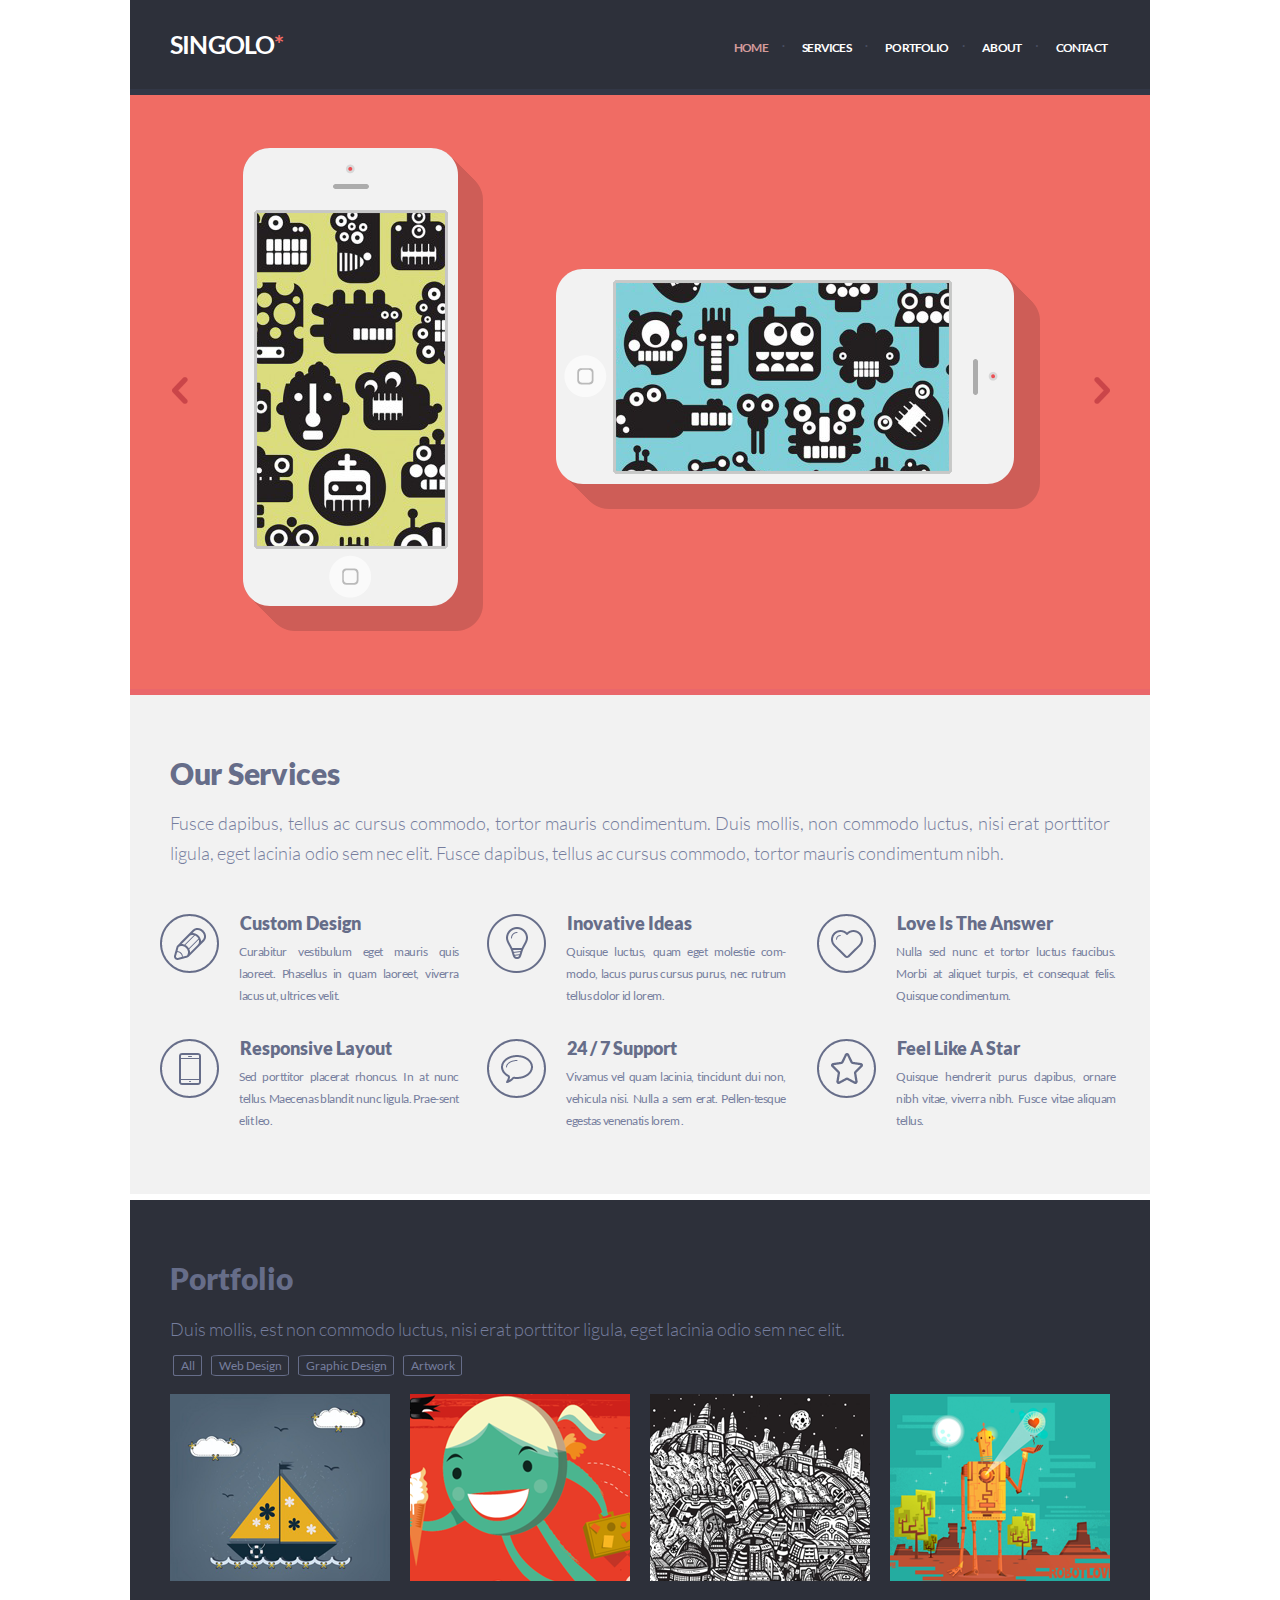
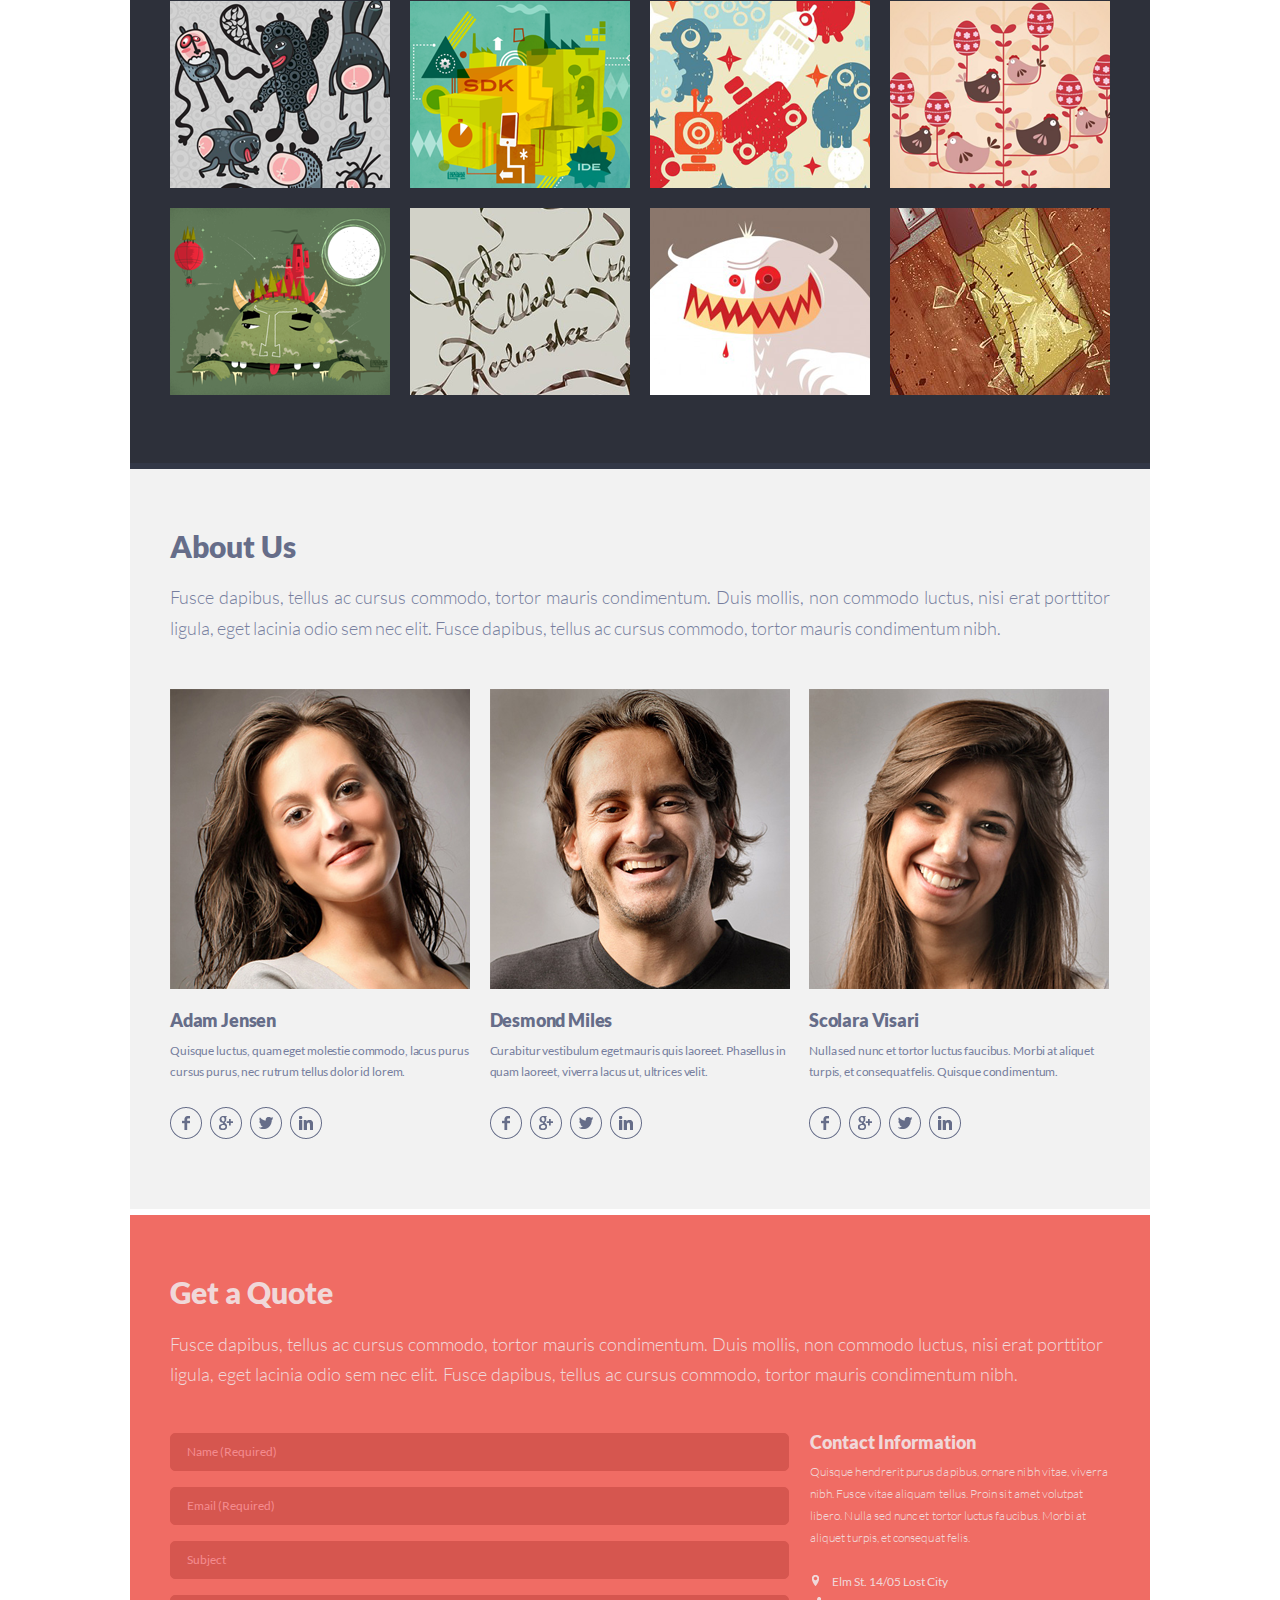
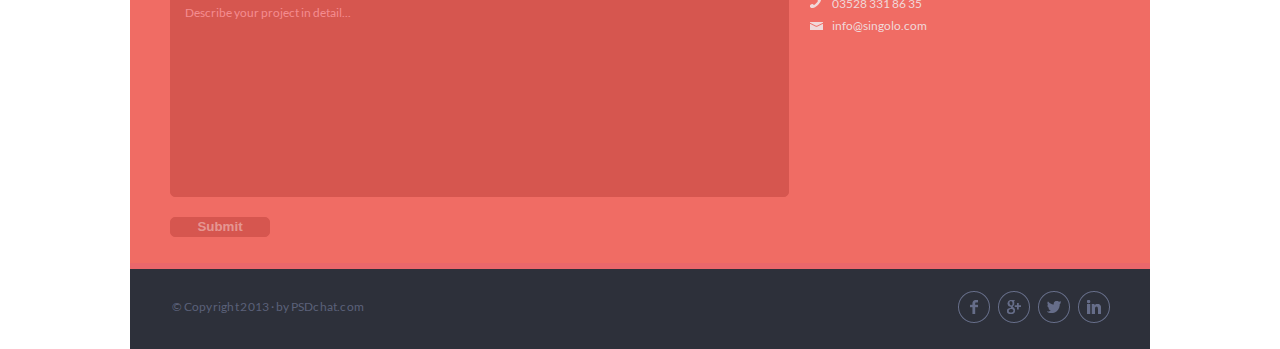
<file: index.html>
<!DOCTYPE html>
<html lang="en">
<head>
    <meta charset="UTF-8">
    <meta name="viewport" content="width=device-width, initial-scale=1.0">
    <link rel="stylesheet" href="./style.css">
    <link rel="stylesheet" href="./media.css">
    <title>Singolo</title>
</head>
<body>
    <div class="wrapper">
        
        <div class="container">
            <header class="header">

                <div class="dropdown">
                   <div class="dropdown_head">
                    <img class="dropdown_img" src="./assets/Slice 4.png" alt="" width="30px" height="30px"> 
                   
                   </div>
                    <div class="dropdown_child">
                     <a href="#home__id" class="active nav__link">home</a>
                     <div class="nav__dot">·</div>
                     <a href="#services__id" class="nav__link">services</a>
                     <div class="nav__dot">·</div>    
                     <a href="#portfolio__id" class="nav__link">portfolio</a>
                     <div class="nav__dot">·</div>  
                     <a href="#about__id" class="nav__link">about</a>
                     <div class="nav__dot">·</div>
                     <a href="#contact__id" class="nav__link">contact</a>
                    </div>
                    
                </div>

                
                <h1 class="h__1"><a href = "#" class="intro">SINGOLO</a>*</h1>


               


                <nav id="menu" class="navigation">
                    <a href="#home__id" class="active nav__link">home</a>
                    <div class="nav__dot">·</div>
                    <a href="#services__id" class="nav__link">services</a>
                    <div class="nav__dot">·</div>    
                    <a href="#portfolio__id" class="nav__link">portfolio</a>
                    <div class="nav__dot">·</div>  
                    <a href="#about__id" class="nav__link">about</a>
                    <div class="nav__dot">·</div>
                    <a href="#contact__id" class="nav__link">contact</a>
                </nav>
            
            </header>

            <div class="slider">
                <div class="chev">

                    <div id="second__slide" class="show"> <img class="blue__slide" src="./assets/Slider.png" alt="slider"></div>

                    <a href="#" id="chevL" class="chev__left"><img src="./assets/chevLeft.png" alt="chev"></a>
                   
                    

                    <div id="phones" class="iphones">


                        <div id="vertical__iphone" class="iphone__vertical">
                            <div class="square_v">
                            </div>
                            <img id="black__v" class="black__vertical" src="./assets/black.jpg" alt="black">
                            <img class="phone__vertical" src="./assets/iPhone_Vertical.png" alt="iphone"></div>
                    
                        <div id="horisontal__iphone" class="iphone__horisontal">
                            <img id="black__h" class="black__horisontal" src="./assets/black.jpg" alt="black" width="333" height="189" >
                            <img class="phone__horisotal" src="./assets/iPhone_Horizontal.png" alt="iphone"></div>
                    </div>

                    <a href="#" id="chevR" class="chev__right"><img src="./assets/chevRight.png" alt="chev"></a>
                    
                </div>
                
               
        </div>



        <div class="services__back">
            <div id="services__id" class="services">
                <h2>Our Services</h2>
                <p class="paragraph">Fusce dapibus, tellus ac cursus commodo, tortor mauris condimentum.  Duis mollis, non commodo luctus, nisi erat porttitor ligula, eget lacinia odio sem nec elit.  Fusce dapibus, tellus ac cursus commodo, tortor mauris condimentum nibh.</p>
                
                <div class="services_container">
                    <div class="services__list">
    
    
                        <div class="services__item">
                            <img class="services__icon" src="./assets/section/pen.png" alt="pen">
                            <div class="services__title_text">
                                <div class="services__title">Custom Design</div>
                                <div class="services__text">Curabitur vestibulum eget mauris quis laoreet. Phasellus in quam laoreet, viverra lacus ut, ultrices velit.</div>
                            </div>
                        </div>
        
        
                        <div class="services__item second__item">
                            <img class="services__icon" src="./assets/section/bulb.png" alt="">
                            <div class="services__title_text">
                                <div class="services__title">Inovative Ideas</div>
                                <div class="services__text">Quisque luctus, quam eget molestie com-modo, lacus purus cursus purus, nec rutrum tellus dolor id lorem.</div>
                            </div>
                        </div>
        
        
                        <div class="services__item">
                            <img class="services__icon" src="./assets/section/heart.png" alt="">
                            <div class="services__title_text">
                                <div class="services__title">Love Is The Answer</div>
                                <div class="services__text">Nulla sed nunc et tortor luctus faucibus. Morbi at aliquet turpis, et consequat felis. Quisque condimentum.</div>
                            </div>
                        </div>
                    
        
        
        
        
                    
        
        
                        <div class="services__item">
                            <img class="services__icon" src="./assets/section/phone.png" alt="">
                            <div class="services__title_text">
                                <div class="services__title">Responsive Layout</div>
                                <div class="services__text">Sed porttitor placerat rhoncus. In at nunc tellus. Maecenas blandit nunc ligula. Prae-sent elit leo.</div>
                            </div>
                        </div>
        
        
                        <div class="services__item second__item">
                            <img class="services__icon" src="./assets/section/speach.png" alt="">
                            <div class="services__title_text">
                                <div class="services__title">24 / 7 Support</div>
                                <div class="services__text">Vivamus vel quam lacinia, tincidunt dui non, vehicula nisi. Nulla a sem erat. Pellen-tesque egestas venenatis lorem .</div>
                            </div>
                        </div>
        
        
                        <div class="services__item third__item">
                            <img class="services__icon" src="./assets/section/star.png" alt="">
                            <div class="services__title_text">
                                <div class="services__title">Feel Like A Star</div>
                                <div class="services__text">Quisque hendrerit purus dapibus, ornare nibh vitae, viverra nibh. Fusce vitae aliquam tellus.</div>
                            </div>
                        </div>
                    </div>
                </div>
               
    
    
            </div>
        </div>
       

        

    </div>
   

<!--singolo 2-->


<div class="container__2">
    <div class="portfolio__back">
        <div id="portfolio__id" class="portfolio">
            <h1 class="h1__2">Portfolio</h1>
            <p class="paragraph__2">
                Duis mollis, est non commodo luctus, nisi erat porttitor ligula, eget lacinia odio sem nec elit.
            </p>

            <nav id="navigation__2__id" class="navigation__2">
                <a class="nav__link__2" href="#pictures__id">All</a>
                <a class="nav__link__2" href="#pictures__id">Web Design</a>
                <a class="nav__link__2" href="#pictures__id">Graphic Design</a>
                <a class="nav__link__2" href="#pictures__id">Artwork</a>

            </nav>

            <div id="pictures__id" class="pictures">
                <img class="pic" src="./assets/singolo2/1.png" alt="1">
                <img class="pic" src="./assets/singolo2/2.png" alt="2">
                <img class="pic" src="./assets/singolo2/3.png" alt="3">
                <img class="pic" src="./assets/singolo2/4.png" alt="4">
                <img class="pic" src="./assets/singolo2/5.png" alt="5">
                <img class="pic" src="./assets/singolo2/6.png" alt="6">
                <img class="pic" src="./assets/singolo2/7.png" alt="7">
                <img class="pic" src="./assets/singolo2/8.png" alt="8">
                <img class="pic" src="./assets/singolo2/9.png" alt="9">
                <img class="pic" src="./assets/singolo2/10.png" alt="10">
                <img class="pic" src="./assets/singolo2/11.png" alt="11">
                <img class="pic" src="./assets/singolo2/12.png" alt="12">
            </div>


        </div>
    </div>
   
    <div class="about__back">
        <div id="about__id" class="about">
            <h1 class="h1__4">About Us</h1>

            <p class="paragraph__3">Fusce dapibus, tellus ac cursus commodo, tortor mauris condimentum. Duis mollis, non commodo luctus, nisi erat porttitor ligula, eget lacinia odio sem nec elit. Fusce dapibus, tellus ac cursus commodo, tortor mauris condimentum nibh.
            </p>
            <div class="people">


                <div class="person__card">
                    <img class="person_avatar" src="./assets/singolo2/girl1.png" alt="girl1">
                    <div class="person">
                        <div class="person__name">Adam Jensen</div> 
                        <div class="person__text">Quisque luctus, quam eget molestie commodo, lacus purus cursus purus, nec rutrum tellus dolor id lorem.</div>
                        <div class="social__icons">
                         <img class="social__icon" src="./assets/singolo2/facebook.png" alt="facebook">
                         <img class="social__icon" src="./assets/singolo2/google.png" alt="google">
                         <img class="social__icon" src="./assets/singolo2/twitter.png" alt="twitter">
                         <img class="social__icon" src="./assets/singolo2/linked.png" alt="linked">
                     </div>
                     </div>
                </div>


                <div class="person__card">
                    <img class="person_avatar" src="./assets/singolo2/guy.png" alt="guy">
                    <div class="person">
                        <div class="person__name">Desmond Miles</div> 
                       <div class="person__text">Curabitur vestibulum eget mauris quis laoreet. Phasellus in quam laoreet, viverra lacus ut, ultrices velit.</div>
                       <div class="social__icons">
                        <img class="social__icon" src="./assets/singolo2/facebook.png" alt="facebook">
                        <img class="social__icon" src="./assets/singolo2/google.png" alt="google">
                        <img class="social__icon" src="./assets/singolo2/twitter.png" alt="twitter">
                        <img class="social__icon" src="./assets/singolo2/linked.png" alt="linked">
                    </div>
                    </div>
                </div>


                <div class="person__card">
                    <img class="person_avatar" src="./assets/singolo2/girl2.png" alt="girl2">
                    <div class="person">
                        <div class="person__name">Scolara Visari</div> 
                       <div class="person__text">Nulla sed nunc et tortor luctus faucibus. Morbi at aliquet turpis, et consequat felis. Quisque condimentum.</div>
                       <div class="social__icons">
                        <img class="social__icon" src="./assets/singolo2/facebook.png" alt="facebook">
                        <img class="social__icon" src="./assets/singolo2/google.png" alt="google">
                        <img class="social__icon" src="./assets/singolo2/twitter.png" alt="twitter">
                        <img class="social__icon" src="./assets/singolo2/linked.png" alt="linked">
                    </div>
                    </div>
                </div>


                
               
                
               
            </div>
            
            
         </div>
    </div>
                
            
        </div>
    </div>
    
</div>

<!--singolo 3-->



<div class="container__3">
    <div class="back">
        <div id="contact__id" class="content">
               <!--MESSAGE BLOCK-->
            <div id="message__block" class="hidden">
                <div id="message">
                    <p>The letter was sent  <br>
                        <span id="result"></span> <br>
                        
                     </p>
                </div>
                <button id="ok__button">OK</button>
            </div>
                <!---->

            <div class="quote__title">
                <h1 class="h1__3">Get a Quote</h1>
            </div>
            <div class="quote">
                Fusce dapibus, tellus ac cursus commodo, tortor mauris condimentum. Duis mollis, non commodo luctus, nisi erat porttitor ligula, eget lacinia odio sem nec elit. Fusce dapibus, tellus ac cursus commodo, tortor mauris condimentum nibh.
            </div>


            <form action="" class="flex__container">
                <div class="input">
                    <input  class="input__1" required type="text" placeholder="Name (Required)">
                    <input class="input__1" required type="email" placeholder="Email (Required)">

                    <input id="subject" class="input__1" type="text" placeholder="Subject">
                    <textarea id="describe" name="input__last" placeholder="Describe your project in detail..." cols="30" rows="10"></textarea>
                   
                    <input id="btn" class="button" type="submit" value="Submit">
                    
              
                </div>
                
           
               

                <div class="contact">
                    <div class="contact__title">Contact Information</div>
                    <div class="contact__text">Quisque hendrerit purus dapibus, ornare nibh vitae, viverra nibh. Fusce vitae aliquam tellus. Proin sit amet volutpat libero. Nulla sed nunc et tortor luctus faucibus. Morbi at aliquet turpis, et consequat felis. </div>
                    
                    <div class="contact__interact">
                        <div class="contact__location"><img class="contact__icon__1" src="./assets/singolo3/location.png" alt="location">Elm St. 14/05 Lost City </div>
                        <div class="contact_phone"><a class="contact__link" href="tel:03528 331 86 35" target="blank"><img class="contact__icon__2" src="./assets/singolo3/phone.png" alt="phooone">03528 331 86 35</a></div>
                        <div class="contact__email"><a class="contact__link" href="mailto: info@singolo.com"> <img class="contact__icon__3" src="./assets/singolo3/mail.png" alt="mail"> info@singolo.com</a></div>
                    </div>
                    
                </div>

            </form>
            
           


        </div>
    </div>
</div>

    
<script src="index.js"></script>

</body>

<footer class="footer">
    <div class="footer__icons">
        <div class="copyright">© Copyright 2013 · by PSDchat.com</div>
        <div class="footer__social">
            <img class="footer__icon" src="./assets/singolo3/facebk.png" alt="facebook">
            <img class="footer__icon" src="./assets/singolo3/gogle.png" alt="google">
            <img class="footer__icon" src="./assets/singolo3/twi.png" alt="twitter">
            <img class="footer__icon" src="./assets/singolo3/linkedin.png" alt="linkedin">
        </div>
    </div>
    
</footer>

 

</html>
</file>
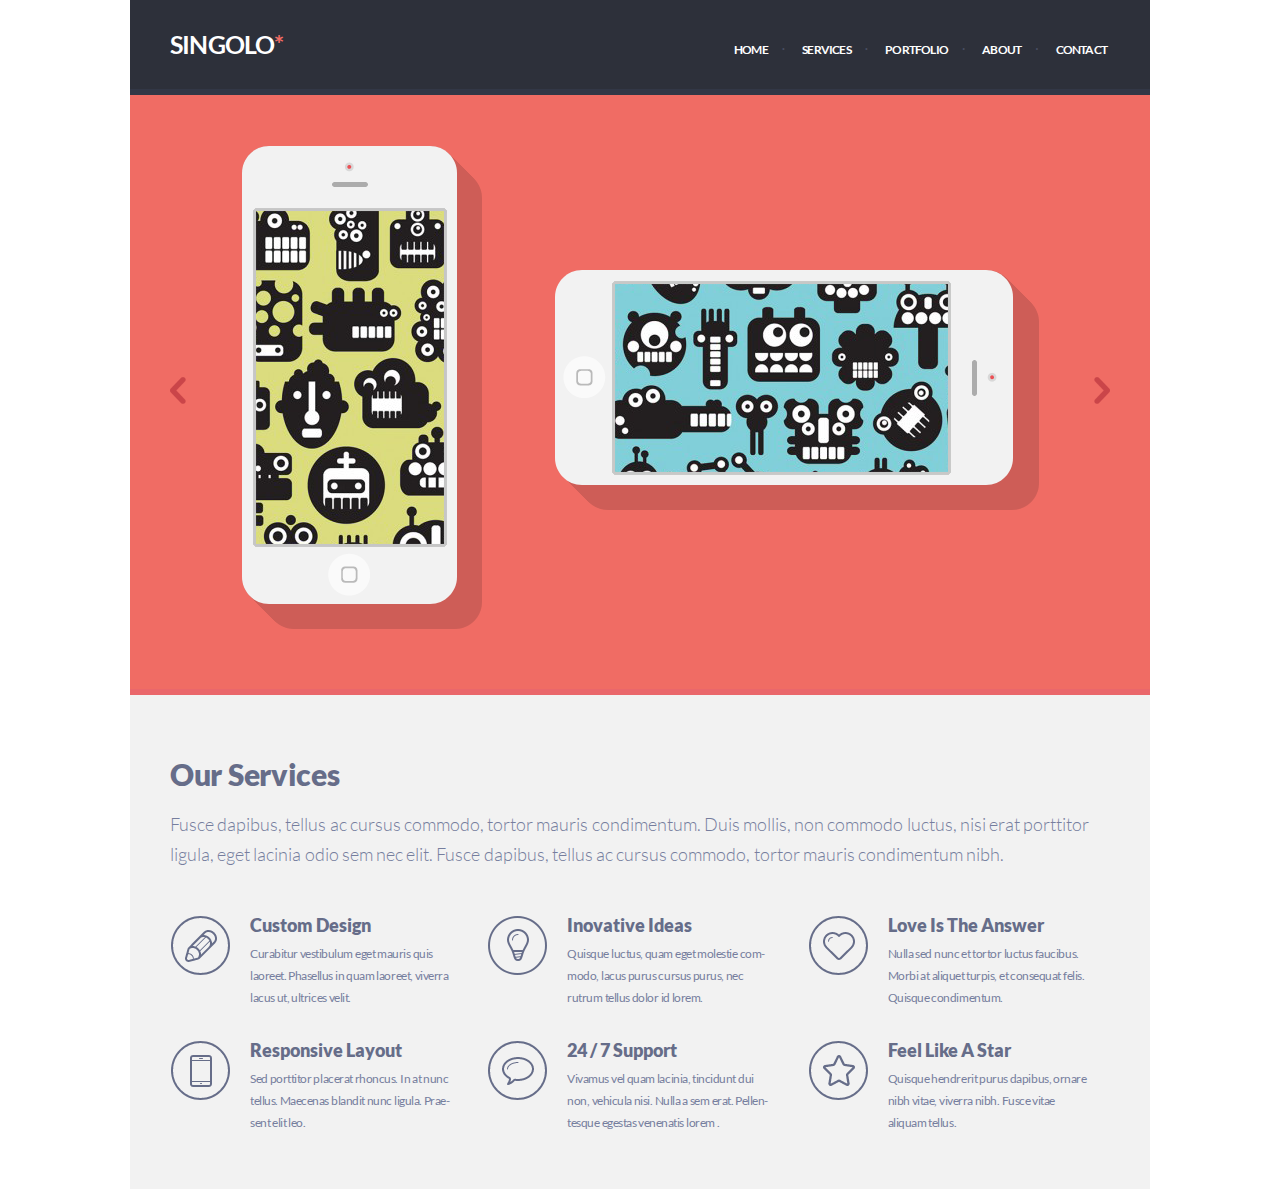
<file: singolo1.html>
<!DOCTYPE html>
<html lang="en">
<head>
    <meta charset="UTF-8">
    <meta name="viewport" content="width=device-width, initial-scale=1.0">
    <link rel="stylesheet" href="singolo1.css">
    <title>Singolo</title>
</head>
<body>
    <div class="wrapper">
        <div class="container">
            <header class="header">
                <h1><a href = "#" class="intro">SINGOLO</a>*</h1>
                <nav class="navigation">
                    <a href="#" class="nav__link">home</a>
                    <div class="nav__dot">·</div>
                    <a href="#" class="nav__link">services</a>
                    <div class="nav__dot">·</div>    
                    <a href="#" class="nav__link">portfolio</a>
                    <div class="nav__dot">·</div>  
                    <a href="#" class="nav__link">about</a>
                    <div class="nav__dot">·</div>
                    <a href="#" class="nav__link">contact</a>
                </nav>
            </header>

            <div class="slider">
                <div class="chev">
                    <a href="#" class="chev__left"><img src="assets/chevLeft.png" alt="chev"></a>
                    <div class="iphones">
                        <div class="iphone__vertical"><img src="assets/iPhone_Vertical.png" alt="iphone"></div>
                    
                        <div class="iphone__horisontal"><img src="assets/iPhone_Horizontal.png" alt="iphone"></div>
                    </div>
                    <a href="#" class="chev__right"><img src="assets/chevRight.png" alt="chev"></a>
                </div>
        </div>




        <div class="services">
            <h2>Our Services</h2>
            <p class="paragraph">Fusce dapibus, tellus ac cursus commodo, tortor mauris condimentum.  Duis mollis, non commodo luctus, nisi erat porttitor ligula, eget lacinia odio sem nec elit.  Fusce dapibus, tellus ac cursus commodo, tortor mauris condimentum nibh.</p>
            
            <div class="services__list">


                <div class="services__item">
                    <img class="services__icon" src="/assets/section/pen.png" alt="pen">
                    <div class="services__title_text">
                        <div class="services__title">Custom Design</div>
                        <div class="services__text">Curabitur vestibulum eget mauris quis laoreet. Phasellus in quam laoreet, viverra lacus ut, ultrices velit.</div>
                    </div>
                </div>


                <div class="services__item second__item">
                    <img class="services__icon" src="/assets/section/bulb.png" alt="">
                    <div class="services__title_text">
                        <div class="services__title">Inovative Ideas</div>
                        <div class="services__text">Quisque luctus, quam eget molestie com-modo, lacus purus cursus purus, nec rutrum tellus dolor id lorem.</div>
                    </div>
                </div>


                <div class="services__item">
                    <img class="services__icon" src="/assets/section/heart.png" alt="">
                    <div class="services__title_text">
                        <div class="services__title">Love Is The Answer</div>
                        <div class="services__text">Nulla sed nunc et tortor luctus faucibus. Morbi at aliquet turpis, et consequat felis. Quisque condimentum.</div>
                    </div>
                </div>
            </div>




            <div class="services__list second__list">


                <div class="services__item">
                    <img class="services__icon" src="/assets/section/phone.png" alt="">
                    <div class="services__title_text">
                        <div class="services__title">Responsive Layout</div>
                        <div class="services__text">Sed porttitor placerat rhoncus. In at nunc tellus. Maecenas blandit nunc ligula. Prae-sent elit leo.</div>
                    </div>
                </div>


                <div class="services__item second__item">
                    <img class="services__icon" src="/assets/section/speach.png" alt="">
                    <div class="services__title_text">
                        <div class="services__title">24 / 7 Support</div>
                        <div class="services__text">Vivamus vel quam lacinia, tincidunt dui non, vehicula nisi. Nulla a sem erat. Pellen-tesque egestas venenatis lorem .</div>
                    </div>
                </div>


                <div class="services__item third__item">
                    <img class="services__icon" src="/assets/section/star.png" alt="">
                    <div class="services__title_text">
                        <div class="services__title">Feel Like A Star</div>
                        <div class="services__text">Quisque hendrerit purus dapibus, ornare nibh vitae, viverra nibh. Fusce vitae aliquam tellus.</div>
                    </div>
                </div>
            </div>


        </div>

        

    </div>
   
</body>
</html>
</file>
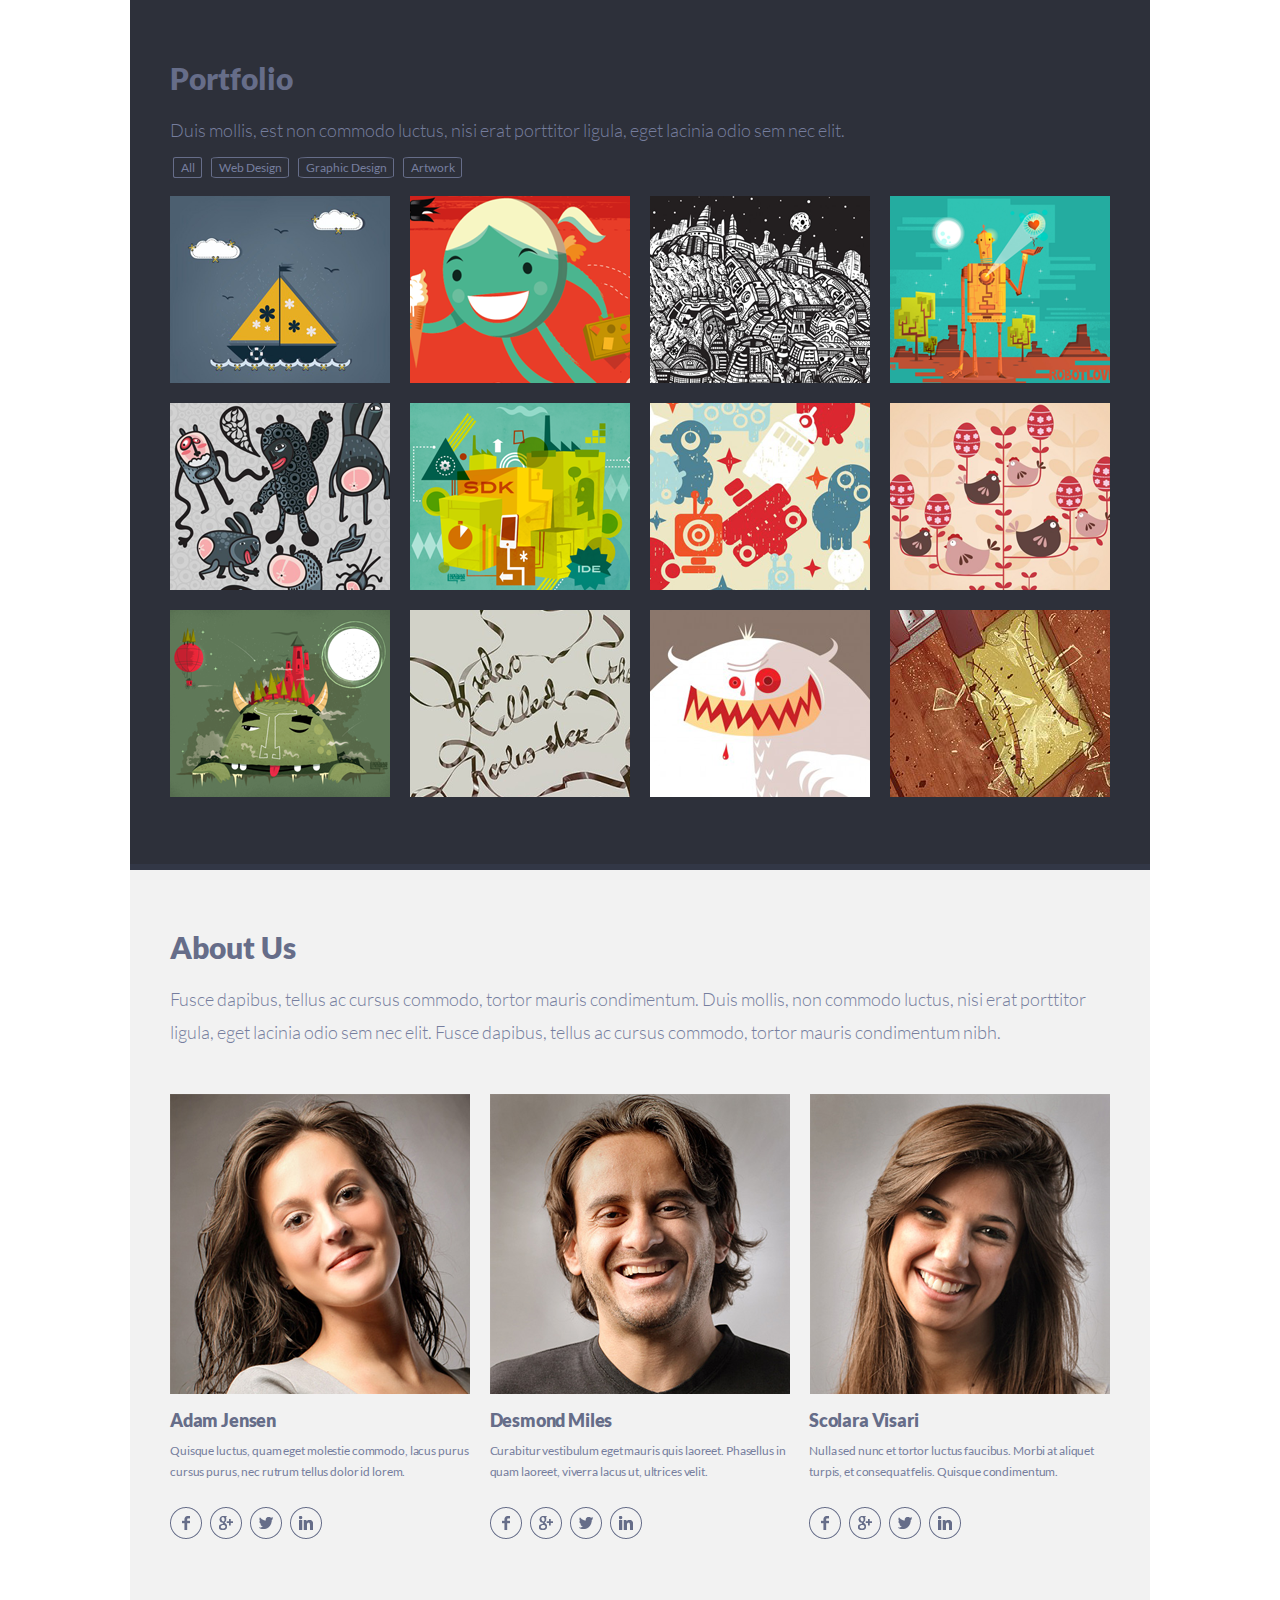
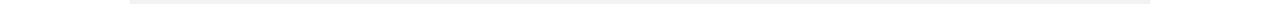
<file: singolo2.html>
<!DOCTYPE html>
<html lang="en">
<head>
    <meta charset="UTF-8">
    <meta name="viewport" content="width=device-width, initial-scale=1.0">
    <link rel="stylesheet" href="singolo2.css">
    <title>Singolo</title>
</head>
<body>
    <div class="container__2">
        <div class="portfolio__back">
            <div class="portfolio">
                <h1 class="h1__2">Portfolio</h1>
                <p class="paragraph__2">
                    Duis mollis, est non commodo luctus, nisi erat porttitor ligula, eget lacinia odio sem nec elit.
                </p>

                <nav class="navigation__2">
                    <a class="nav__link__2" href="#">All</a>
                    <a class="nav__link__2" href="#">Web Design</a>
                    <a class="nav__link__2" href="#">Graphic Design</a>
                    <a class="nav__link__2" href="#">Artwork</a>

                </nav>

                <div class="pictures">
                    <img class="pic" src="assets/singolo2/1.png" alt="1">
                    <img class="pic" src="assets/singolo2/2.png" alt="2">
                    <img class="pic" src="assets/singolo2/3.png" alt="3">
                    <img class="pic" src="assets/singolo2/4.png" alt="4">
                    <img class="pic" src="assets/singolo2/5.png" alt="5">
                    <img class="pic" src="assets/singolo2/6.png" alt="6">
                    <img class="pic" src="assets/singolo2/7.png" alt="7">
                    <img class="pic" src="assets/singolo2/8.png" alt="8">
                    <img class="pic" src="assets/singolo2/9.png" alt="9">
                    <img class="pic" src="assets/singolo2/10.png" alt="10">
                    <img class="pic" src="assets/singolo2/11.png" alt="11">
                    <img class="pic" src="assets/singolo2/12.png" alt="12">
                </div>


            </div>
        </div>
       
        <div class="about__back">
            <div class="about">
                <h1 class="h1__2">About Us</h1>

                <p class="paragraph__2 second__paragraph">Fusce dapibus, tellus ac cursus commodo, tortor mauris condimentum. Duis mollis, non commodo luctus, nisi erat porttitor ligula, eget lacinia odio sem nec elit. Fusce dapibus, tellus ac cursus commodo, tortor mauris condimentum nibh.
                </p>
                <div class="people">
                    <img src="assets/singolo2/girl1.png" alt="girl1">
                    <img src="assets/singolo2/guy.png" alt="guy">
                    <img src="assets/singolo2/girl2.png" alt="girl2">
                   
                </div>
                
                <div class="people__description">
                    <div class="person">
                       <div class="person__name">Adam Jensen</div> 
                       <div class="person__text">Quisque luctus, quam eget molestie commodo, lacus purus cursus purus, nec rutrum tellus dolor id lorem.</div>
                       <div class="social__icons">
                        <img class="social__icon" src="assets/singolo2/facebook.png" alt="facebook">
                        <img class="social__icon" src="assets/singolo2/google.png" alt="google">
                        <img class="social__icon" src="assets/singolo2/twitter.png" alt="twitter">
                        <img class="social__icon" src="assets/singolo2/linked.png" alt="linked">
                    </div>
                    </div>
                    <div class="person">
                        <div class="person__name">Desmond Miles</div> 
                       <div class="person__text">Curabitur vestibulum eget mauris quis laoreet. Phasellus in quam laoreet, viverra lacus ut, ultrices velit.</div>
                       <div class="social__icons">
                        <img class="social__icon" src="assets/singolo2/facebook.png" alt="facebook">
                        <img class="social__icon" src="assets/singolo2/google.png" alt="google">
                        <img class="social__icon" src="assets/singolo2/twitter.png" alt="twitter">
                        <img class="social__icon" src="assets/singolo2/linked.png" alt="linked">
                    </div>
                    </div>
                    <div class="person">
                        <div class="person__name">Scolara Visari</div> 
                       <div class="person__text">Nulla sed nunc et tortor luctus faucibus. Morbi at aliquet turpis, et consequat felis. Quisque condimentum.</div>
                       <div class="social__icons">
                        <img class="social__icon" src="assets/singolo2/facebook.png" alt="facebook">
                        <img class="social__icon" src="assets/singolo2/google.png" alt="google">
                        <img class="social__icon" src="assets/singolo2/twitter.png" alt="twitter">
                        <img class="social__icon" src="assets/singolo2/linked.png" alt="linked">
                    </div>
                    </div>
                </div>
             </div>
        </div>
                    
                
            </div>
        </div>
        
    </div>

    
</body>
</html>
</file>
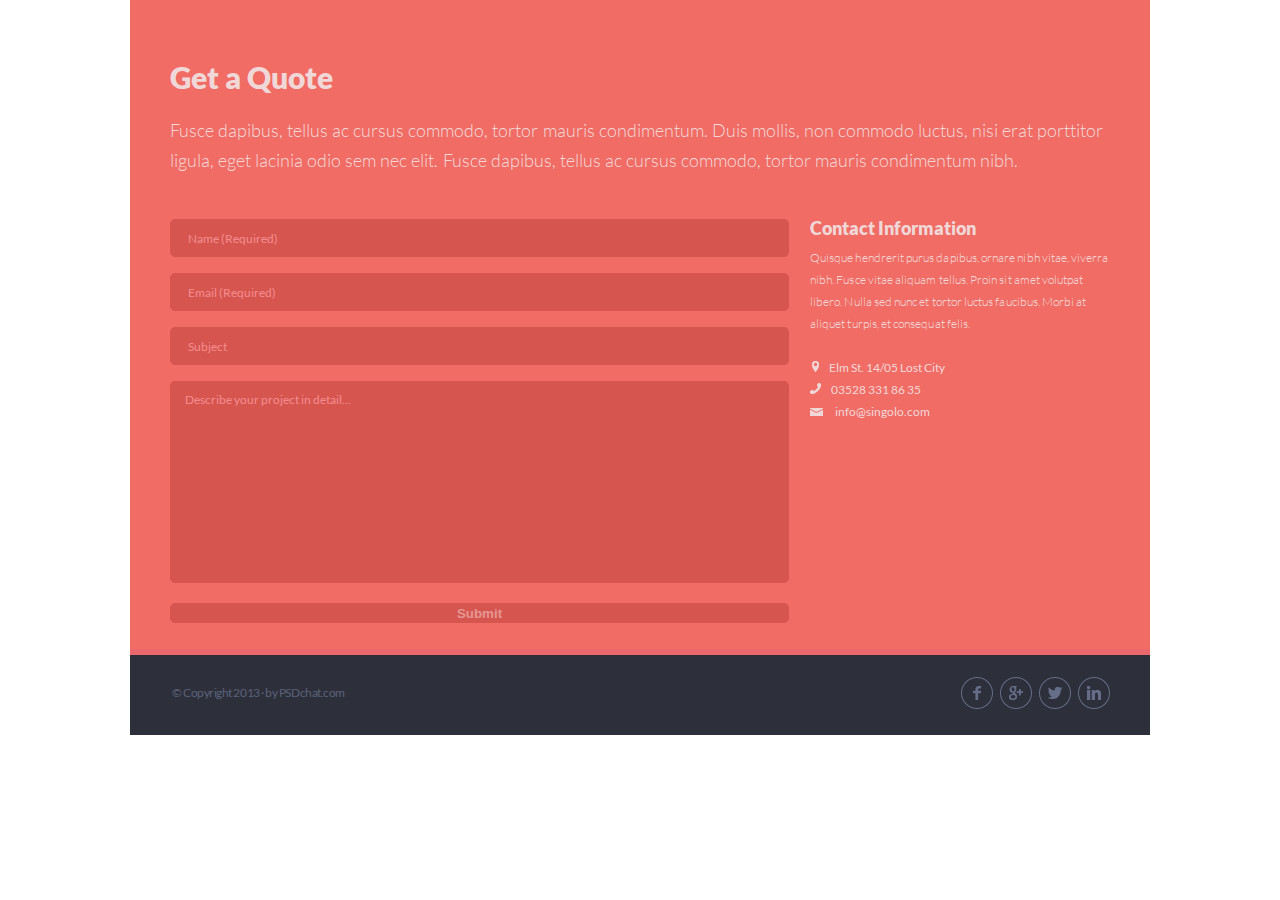
<file: singolo3.html>
<!DOCTYPE html>
<html lang="en">
<head>
    <meta charset="UTF-8">
    <meta name="viewport" content="width=device-width, initial-scale=1.0">
    <link rel="stylesheet" href="singolo3.css">
    <title>Singolo</title>
</head>
<body>
    <div class="container__3">
        <div class="back">
            <div class="content">
                <div class="quote__title">
                    <h1 class="h1__3">Get a Quote</h1>
                </div>
                <div class="quote">
                    Fusce dapibus, tellus ac cursus commodo, tortor mauris condimentum. Duis mollis, non commodo luctus, nisi erat porttitor ligula, eget lacinia odio sem nec elit. Fusce dapibus, tellus ac cursus commodo, tortor mauris condimentum nibh.
                </div>


                <div class="flex__container">
                    <div class="input">
                        <input class="input__1" required type="text" placeholder="Name (Required)">
                        <input class="input__1" required type="email" placeholder="Email (Required)">
                        <input class="input__1" type="text" placeholder="Subject">
                        <textarea name="input__last" id="input__last" placeholder="Describe your project in detail..." cols="30" rows="10"></textarea>
                        <input class="button" type="submit" value="Submit">
                    </div>

                    <div class="contact">
                        <div class="contact__title">Contact Information</div>
                        <div class="contact__text">Quisque hendrerit purus dapibus, ornare nibh vitae, viverra nibh. Fusce vitae aliquam tellus. Proin sit amet volutpat libero. Nulla sed nunc et tortor luctus faucibus. Morbi at aliquet turpis, et consequat felis. </div>
                        
                        <div class="contact__interact">
                            <div class="contact__location"><img class="contact__icon" src="assets/singolo3/location.png" alt="location">Elm St. 14/05 Lost City </div>
                            <div class="contact_phone"><a class="contact__link" href="tel:03528 331 86 35" target="blank"><img class="contact__icon" src="assets/singolo3/phone.png" alt="phooone">03528 331 86 35</a></div>
                            <div class="contact__email"><a class="contact__link" href="mailto: info@singolo.com"> <img class="contact__icon" src="assets/singolo3/mail.png" alt="mail"> info@singolo.com</a></div>
                        </div>
                        
                    </div>

                </div>
                
               

            </div>
        </div>
    </div>
</body> 

<footer class="footer">
    <div class="footer__icons">
        <div class="copyright">© Copyright 2013 · by PSDchat.com</div>
        <div class="footer__social">
            <img class="footer__icon" src="assets/singolo3/facebk.png" alt="facebook">
            <img class="footer__icon" src="assets/singolo3/gogle.png" alt="google">
            <img class="footer__icon" src="assets/singolo3/twi.png" alt="twitter">
            <img class="footer__icon" src="assets/singolo3/linkedin.png" alt="linkedin">
        </div>
    </div>
    
</footer>
</html>
</file>
<file: style.css>
@font-face {
    font-family: 'Lato';
    font-style: normal;
    font-weight: 700;
    src:  local('Lato-Bold'),
    url('./fonts/Lato-Bold.ttf') format('ttf'),
    url('./fonts/Lato-Bold.woff') format('woff'),
    url('./fonts/Lato-Bold.woff2') format('woff2');
}

@font-face {
    font-family: 'Lato';
    font-style: normal;
    font-weight: 900;
    src: local('Lato-Black'),
         url('./fonts/Lato-Black.ttf') format('ttf'), 
         url('./fonts/Lato-Black.woff') format('woff'),
         url('./fonts/Lato-Black.woff2') format('woff2');
  }
 
@font-face {
    font-family: 'Lato';
    font-style: normal;
    font-weight: 400;
    src:  local('Lato-Regular'),
         url('./fonts/Lato-Regular.ttf') format('ttf'), 
         url('./fonts/Lato-Regular.woff') format('woff'),
         url('./fonts/Lato-Regular.woff2') format('woff2');
}

@font-face {
    font-family: 'Lato';
    font-style: normal;
    font-weight: 300;
    src:  local('Lato-Light'),
         url('./fonts/Lato-Light.ttf') format('ttf'), 
         url('./fonts/Lato-Light.woff') format('woff'),
         url('./fonts/Lato-Light.woff2') format('woff2');
}

/*.wrapper {
    background-color: #2d303a;
}
*/

html {
    scroll-behavior: smooth;
  }

body {
    margin: 0;
  }


/* Header */

.container {
    width: 100%;
    max-width: 1020px;
    margin: 0 auto;
    
}

.header__back {
    background-color: #2d303a ;
}


.intro {
    text-decoration: none;
    color: #ffffff;
    letter-spacing: -.05rem;
}

.h__1 {
    color: #f06c64;
    font-family: 'Lato', sans-serif;
    font-size: 25px;
    font-weight: 700;
    line-height: 6.32px;
    text-transform: uppercase;
    margin: 35px 40px;
}

.h__1:hover{
    cursor: pointer;
}


.header {
    display: flex;
    justify-content: space-between;
    background-color: #2d303a;
    align-items: center;
    height: 89px;
    border-bottom: 6px solid rgb(50, 55, 70);

}

.dropdown {
    display: none;
}

.navigation {
    display: flex;
    list-style-type: none;
    justify-content: space-between;
    align-items: center;
    margin: 45px 30px 40px;
}


.nav__link {
    color: #ffffff;
    text-decoration: none;
    font-family: 'Lato', sans-serif;
    font-size: 12px;
    font-weight: 700;
    text-transform: uppercase;
    margin: 0px 13px 0px 16px;
    letter-spacing: -.05rem;
    
}


.nav__dot {
    color: #494e62;
}





.nav__link.active {
   
    color: #d39b9b;
}

.nav__link:not(active):hover{
    cursor: pointer;
    color: #f06c64;
    transition: linear 0.3s;
}

/* Slider */

.slider {
    width: 100%;
    height: 594px;
    background-color: #f06c64;
    display: flex;
    overflow: hidden;
    border-bottom: 6px solid #EA676B;

}

.chev {
    width: 100%;
    height: 594px;
    display: flex;
    justify-content: space-between;
    align-items: center;
    border-bottom: 6px solid #ea676b;
   
    
}


.chev__left {
    z-index: 100000;
    margin-left: 42px;
   
}

.chev__right {
    z-index: 100000;
    margin-right: 40px;
}


.iphones {
    display: flex;
    align-items: center;
    
}

.iphone__vertical {
    margin: 57px 73px 58px 0px;
    cursor: pointer;
    
}

.square_v {
    
}


.black__vertical__none{
    width: 192px;
    height: 334px;
    display: block;
    position: absolute;
    right: 62.7%;
    top: 28.4%;
}

.black__vertical{
    display: none;
    width: 192px;
    height: 334px;
    position: absolute;
    right: 68.8%;
    top: 32%;
}



.iphone__horisontal {
    margin-bottom: 2px;
    cursor: pointer;
}


.black__horisontal{
    display: none;
    position: absolute;
    top: 37.6%;
    left: 48.4%;
}


.black__horisontal__none{
    display: block;
    position: absolute;
    top: 37.6%;
    left: 48.4%;
}



#second__slide {
    width: 1020px;
    height: 594px;
    position: absolute;
    opacity: 1;
    z-index: 2;
    animation: 0.8s ease-in-out;
 
   /* -webkit-transition: opacity 1s;
    -moz-transition: opacity 1s;
    -o-transition: opacity 1s;
    transition: opacity 1s;*/
    
    
   
    
}


 /*  -webkit-transition: opacity 1s;
    -moz-transition: opacity 1s;
    -o-transition: opacity 1s;
    transition: opacity 1s; */
 
#second__slide.show {
    opacity: 0;
    z-index: 1;
    width: 0;
    background-color: #648cf1;
    
   
}

/* Services section */

.services__back {
    width: 100%;
    max-width: 1020px;
    height: 100%;
    margin: 0 auto;
    background-color: #f2f2f2;
    border-bottom: 6px solid rgb(255,255,255);
}
.services {
    max-width: 1020px;
    margin: 0 auto;
    
}

h2 {
    margin: 0;
    color: #666d89;
    font-family: "Lato";
    font-size: 30px;
    font-weight: 900;
    padding: 60px 809px 0px 40px;
    letter-spacing: -0.01em;
}


.paragraph {
    font-size: 18px;
    line-height: 30px;
    color: #767e9e;
    font-family: "Lato";
    font-weight: 300;
    text-align: left;
    margin: 17px 40px 0px 40px;
    text-align: justify;
    word-spacing: 0.2px;
}





 .services__list {
    margin: 46px 1px 30px 30px;
    display: flex;
    flex-wrap: wrap;
}


.services__item {
    display: flex;
}


.services__item.second__item {
    margin: 0px 20px 0px 17px;
}


.services__icon {
    width: 59px;
    height: 59px;
}


.services__title {
    font-size: 18px;
    line-height: 18px;
    color: #666d89;
    font-family: "Lato";
    font-weight: 900;
    text-align: left;
    margin-bottom: 8px;
    margin-left: 11px
}


.services__text {
    
    font-size: 12px;
    line-height: 22px;
    color: #767e9e;
    font-family: "Lato";
    font-weight: 400;
    text-align: justify;
    word-spacing: 0.05em;
    letter-spacing: -0.04em;
    max-width: 220px;
    margin-top: 9px;
    margin-left: 10px;
} 



.services__title_text {
    margin: 0px 11px 32px 10px;
}




.services__list.second__list {
    margin-top: 32px;
}



/* Singolo 2 */

/* Header */

.container__2 {
    width: 100%;
    max-width: 1020px;
    margin: 0 auto;
   
}


.portfolio__back {
    background-color: #2d303a;
    border-bottom: 6px solid #323746;
}

.portfolio {
    width: 100%;
    max-width: 940px;
    margin: 0 auto;
    padding-bottom: 48px;
    padding-top: 70px
    
    
}
/*padding-bottom: 63px;*/

.h1__2 {
    font-family: "Lato";
    font-size: 30px;
    font-weight: 900;
    line-height: 17px;
    color: #666d89;
    margin-top: 0px;
}

.paragraph__2 {
    color: #767e9e;
    font-family: "Lato";
    font-size: 18px;
    font-weight: 300;
    line-height: 31px;
    padding-top: 7px;
    margin-bottom: 11px;
    text-align: justify;
}


/* navigation */

.nav {
    display: flex;
}

.nav__link__2 {
    text-decoration: none;
    color: #767e9e;
    font-family: Lato;
    font-size: 12px;
    font-weight: 400;
    line-height: 20px;
    border: 1px solid #666d89;
    border-radius: 10%;
    padding: 2px 6px 2px 7px;
    margin: 2.5px;
}



.nav__link__2.activated {
    color: #ffffff;
    background-color: #3f4350;
}

.nav__link__2:not(activated):hover {
    color: #dedede;
    transition: linear 0.2s;
    border: 1px solid #c5c5c5;
}







/* Pictures */

.pictures {
    margin-top: 18px;
    display: flex;
    flex-wrap: wrap;
    justify-content: space-between;
    max-height: 621px;
    overflow: hidden;
}

.pic {
    margin-bottom: 20px;
    
}


.pic:hover{
    cursor: pointer;
    box-shadow: 0 8px 16px 0 rgb(26, 23, 23), 0 6px 20px 0  rgb(26, 23, 23);
    transition: linear 0.2s;
}

.pic.active {
    border: 5px solid #F06C64;
    border-radius: 2%;
}


/* About us */

.about__back {
    background-color: #f2f2f2;
    border-bottom: 6px solid  #ffffff;
}

.about {
    width: 100%;
    max-width: 940px;
    margin: 0 auto;
    padding-top: 69px;

}

.h1__4 {
    font-family: "Lato";
    font-size: 30px;
    font-weight: 900;
    line-height: 17px;
    color: #666d89;
    margin-top: 0px;
   
}

.paragraph.second__paragraph{
    line-height: 31px;
    word-spacing: 0.06em;
    
}

.paragraph__3 {
    color: #767e9e;
    font-family: "Lato";
    font-size: 18px;
    font-weight: 300;
    line-height: 31px;
    padding-top: 7px;
    margin-bottom: 11px;
    text-align: justify;
    
    
}




.people {
    margin-top: 44.5px;
    display: flex;
    justify-content: space-between;
    flex-wrap: wrap;
}

.people__description {
    display: flex;
    justify-content: space-between;
    margin-top: 19px;
    margin-bottom: 64px;
}

.person {
    width: 100%;
    max-width: 301px;
}

.person__name {
    margin-top: 20px;
    color: #666d89;
    font-family: "Lato";
    font-size: 18px;
    font-weight: 900;
    line-height: 14px;
    letter-spacing: -0.01em;
    white-space: nowrap;
}



.person__text {
    color: #767e9e;
    font-family: Lato;
    font-size: 12px;
    font-weight: 400;
    line-height: 21.56px;
    padding-top: 13px;
    letter-spacing: -0.01em;
}


.social__networks{
    display: flex;
    
}

.social__icons {
    margin-bottom: 66px;
}
.social__icon {
    margin-top: 24px;
    margin-right: 4px; 
}

.social__icon:hover {
    cursor: pointer;
}


/* singolo 3 */

/* Header */

.container__3 {
    width: 100%;
    max-width: 1020px;
    margin: 0 auto;
   
}



.back {
    background-color: #f06c64;
    border-bottom: 6px solid #ea676b;
}


.content {
    width: 100%;
    max-width: 940px;
    margin: 0 auto;
}


.h1__3 {
    font-size: 30px;
    line-height: 18px;
    color: #f0d8d9;
    font-family: "Lato";
    font-weight: 900;
    text-align: left;
    margin: 0;
    
}


.quote__title {
    padding: 68px 0px 28px 0px;
    
}

.quote {
    font-size: 18px;
    line-height: 30px;
    color: #f0d8d9;
    font-family: "Lato";
    font-weight: 300;
    text-align: left;
    word-spacing: 0.06em;
}



/* Input */


.input {
    margin: 44px 0px 26px 0px; 
}

.input__1 {
    width: 619px;
    height: 38px;
    border-radius: 5px;
    border: 1px solid #d6564f;
    background-color: #d6564f;
    box-sizing: border-box;
    margin-bottom: 16px;

    
}

.input__1:focus {
    outline: none;
    border: 1px solid #f0665e;
}

.input__1::placeholder {
    font-size: 12px;
    line-height: 22px;
    color: #f48c8f;
    font-family: "Lato";
    font-weight: 400;
    text-align: left;
    padding-left: 14px;
}

.input__1.fourth__input {
    width: 619px;
    height: 202px;
    
}



#describe {
    resize: none;
    outline: none;
    width: 619px;
    height: 202px;
    border-radius: 5px;
    border: 1px solid #d6564f;
    background-color: #d6564f;
    box-sizing: border-box;
    margin-bottom: 16px;

    
}

#describe::placeholder {
    font-size: 12px;
    line-height: 22px;
    color: #f48c8f;
    font-family: "Lato";
    font-weight: 400;
    text-align: left;
    padding-top: 4px;
    padding-left: 12px;
}


.button {
    width: 100px;
    height: 20px;
    border: 1px solid #d6564f;
    background-color: #d6564f;
    color: #ffffff65;
    border-radius: 5px;
    font-weight: 700;
}



.button:hover {
    box-shadow: 1px 1px 1px 1px rgba(165, 66, 66, 0.877);
    transition: 0.3s;
}

.button:focus {
    outline:none;
}


.flex__container {
    display: flex;
}



.contact {
    margin: 44px 0px 26px 21px;
}


.contact__title {
    font-size: 18px;
    line-height: 18px;
    color: #f0d8d9;
    font-family: "Lato";
    font-weight: 900;
    text-align: left;
    padding-right: 175px;
    white-space: nowrap;
}


.contact__text {
    font-size: 12px;
    line-height: 22px;
    color: #f0d8d9;
    font-family: "Lato";
    font-weight: 300;
    text-align: left;
    margin: 10px 40px 22px 0px;
    letter-spacing: 0.005em;
}



.contact__interact {
    display: flex;
    flex-direction: column;
    font-size: 12px;
    line-height: 22px;
    color: #f0d8d9;
    font-family: "Lato";
    font-weight: 400;
    text-align: left;
}

.contact__location {
    margin-left: 2px;
}


.contact__icon__1 {
    margin-right: 13px;
}

.contact__icon__2 {
    margin-right: 11px;
}

.contact__icon__3 {
    margin-right: 7px;
}

.contact__link {
    font-size: 12px;
    line-height: 22px;
    color: #f0d8d9;
    font-family: "Lato";
    font-weight: 400;
    text-align: left;
    text-decoration: none;
}

.contact__link:hover {
    color: #f5e7e8;
    transition: 0.2s;
}



/* Footer */

.footer {
    width: 100%;
    max-width: 1020px;
    margin: 0 auto;
    background-color: #2d303a;
}


.footer__icons {
    display: flex;
    justify-content: space-between;
}


.copyright {
    font-family: "Lato";
    font-size: 11.5px;
    letter-spacing: 0.02em;
    color: #5b6179;
    margin: 33px 0px 32px 42px;
    line-height: 10px;
    word-spacing: -0.06em;
}

.footer__social {
    margin: 22px 40px 22px 0px;
}

.footer__icon {
    margin-left: 4px;
}


.footer__icon:hover {
    cursor: pointer;
}



#message__block {
    position: absolute;
    width: 300px;
   
    margin: 300px 300px 0px;
    background: #fff8;
    box-shadow: 0 8px 16px 0 rgba(0,0,0,0.2), 0 6px 20px 0 rgba(0,0,0,0.19);
    
}

#message__block.hidden {
    display: none;
}


#message {
    
    top: 36%;
    left: 37%;
   
    text-align: center;
    padding: 10px 30px;
    font-family: "Lato";
    color: #323746;
    border-radius: 4px;
    word-break: break-all;
   
}


#ok__button {
    background-color: #d6564f; 
    border: none;
    color: white;
    padding: 15px 32px;
    text-align: center;
    text-decoration: none;
    margin: 60px 0px 20px 100px;
    border-radius: 4px;
 
}
</file>
<file: media.css>
/* RESPONSIVE */

@media only screen and (min-width : 768px) and (max-width : 1019px) {

    .wrapper {
        width: 100%;
        margin: 0 auto;
        max-width: 1020;
    }
    

    .container {
        width: 100%;
        max-width: 1020px;
        margin: 0 auto;
    }
    
   

    .slider {
        width: 100%;
        max-width: 1020px;
        height: 100%;
        max-height: 600px;
        background-color: #f06c64;
        display: flex;
        overflow: hidden;
    
    }



    .chev {
        height: 100%;
        max-height: 452px;
    }

    .chev__left {
        z-index: 100000;
        
        margin: 214px 0px 209px 30px;
       
    }

    .chev__right {
        z-index: 100000;
        margin-right: 40px;
        margin: 214px 26px 209px 0px;
    }

    #second__slide {
        max-width: 768px;
    
    }

    .iphone__vertical {
        margin: 57px 43px 58px 0px;
        cursor: pointer;
        padding-right: 10px ;
    }
    
    .phone__vertical {
        width: 180px;
        height: 388px;
        margin: 23px 0px 23px 10px;
        
    }

    .phone__horisotal {
        width: 363px;
        
    }

    .blue__slide {
        max-width: 768px;
        padding-top: 9.4%;
    }


    .black__vertical__none{
        width: 143px;
        height: 256px;
        display: block;
        position: absolute;
        right: 68%;
        top: 28%;
    }
    
    .black__vertical{
        
        display: none;
        position: absolute;
        right: 69.5%;
        top: 28%;
    }

    .black__horisontal__none{
        display: block;
        position: absolute;
        top: 36.2%;
        left: 48%;
        width: 252px;
        height: 143px;
    }



    h2 {
        padding: 39px 40px 0px;
        font-size: 30px;
    }

    .paragraph {
        font-size: 18px;
    }


    .services_container {
        display: flex;
        flex-wrap: wrap;
    }
   

    .services__list {
        margin: 40px 40px 30px 41px;
    }

    .services__item.second__item {
        margin: 10px 3px 0px 0px;
    }
    
    .services__item {
       margin: 10px 3px 10px 0px; 
    }

    .services__text {
        margin-left: 10px;
    }



    .portfolio {
        margin: 0 auto;
        width: 90%;
        max-width: 940px;
       
    }
    .paragraph__2 {
        max-width: 940px;
    }

    .pictures {
        justify-content: start;
        max-height: 794px;
        max-width: 940px;
    }
    .pic {
        max-width: 216px;
        margin: 0px 2% 2% 0px;
    }


 
 
    .about {
        margin: 0 auto;
        width: 90%;
        max-width: 940px;

       /* width: 100%;
        max-width: 940px;*/
    }

    .people {
        justify-content: space-between;
        margin-top: 33px;
    }

    .person__card {
        width: 30%;
        margin-left: 4px;
        
    }

    .person_avatar {
        width: 100%;
        
       
    }
   

    .people__description {
        display: flex;
        justify-content: space-between;
        
        padding-right: 25px;
        margin: 19px 0px 64px 40px;
}

    .h1__3 {
        margin: 0px 0px 0px 40px;
    }

    .quote {
        margin: 0px 40px;
    }

    .input {
        min-width: 442px;
        width: 50%;
        margin: 44px 10px 26px 40px;
    }
    .input__1 {
        width: 71.5%;
        min-width: 442px;
    }

    #describe {
        min-width: 442px;
        width: 71.5%;
    }

    .contact {
        min-width: 240px;
        width: 50%;
    }
}



@media only screen and (min-width : 375px) and (max-width :  767px) {
    .wrapper {
        width: 100%;
        margin: 0 auto;
        max-width: 768;
    }
    

    .container {
        width: 100%;
        max-width: 768px;
        margin: 0 auto;
    }

    .header {
        display: flex;
        flex-direction: row;
        justify-content: baseline;
       
    }

    .h__1 {
        margin: 10px auto 50px;
        padding-top: 11%;
    }

    .dropdown_img {
        
        margin: 25px 20px 0px 20px;
        
    }

    


    .menu {
        z-index: 103000;
    }


    .dropdown {
        
        padding-top: 160px;
        flex-direction: column;
        display: flex;
        position: absolute;
    }

    .dropdown_head {
        display: flex;
        margin-top: 30px;
    }

    .dropdown_child {
        display: block;
        visibility: hidden;
        
        
    }

    .dropdown:hover .dropdown_child 

     { background-color: #2d303a;
        visibility: visible;
        display: block;
        padding: 0px 130px 35px 50px;
        width: 120px;
    }

    .dropdown:hover .dropdown_img {
        transform: rotate(90deg);
        transition: linear 0.5s;
    }



    .navigation {
     
       
        display: none;
        
    }

    .phone__vertical {
        width: 88px;
        
    }

    .phone__horisotal {
        width: 175px;
    }

    .black__horisontal__none {
        width: 124px;
        height: 70px;
        display: block;
        position: absolute;
        top: 24.8%;
        left: 47.3%;
    }
    .slider
     {
        height: 220px;
    }

    .chev {
        height: 220px;
    }

    .chev__left,
    .chev__right {
        margin: 10px;
    }

    .iphone__vertical {
        margin: 57px 26px 58px 0px;
    }

    .black__vertical__none {
        width: 70px;
        height: 123px;
        display: block;
        position: absolute;
        right: 69.1%;
        top: 21%;
    }

    #second__slide {
        padding-top: 380px;
        max-width: 375px;
    }

    .blue__slide {
        width: 100%;
        max-width: 767px;
       
    }

    h2 {
        padding: 25px 0px 0px 30px;
    }

    .paragraph  {
        margin: 17px 30px 0px 30px;
        text-align: left;
    }
    
    .services__item.second__item {
        margin: 0px;
    }

    .services__text {
        margin-left: 10px;
    }

    .flex__container {
        display: flex;
        flex-direction: column;
    }


    .portfolio {
        width: 90%;
        max-width: 375px;
       padding-left: 30px;
    }


    .about {
        width: 80%;
        margin: 0 40px;
    }
    .paragraph__2 {
        margin: 0 0 20px 0;
        width: 315px;
    }

    .paragraph__3 {
        width: 100%;
    }

    .pictures {
        justify-content: start;
        max-height: 544px;
    }

    .pic {
        width: 151px;
        margin: 0px 3% 3% 0px;
    }
    
    .people {
        margin-top: 44.5px;
        display: flex;
        justify-content: space-between;
        flex-direction: column;
        flex-wrap: wrap;
    }

    .content {
        width: 80%;
        margin: 0 40px;
    }

    .input {
        min-width: 315px;
        width: 50%;
       
    }

    .input__1 {
        width: 71.5%;
        min-width: 315px;
    }

    #describe {
        width: 71.5%;
        min-width: 315px;
    }

    .button {
        width: 100%;
    }

    .copyright {
        display: none;
    }

    .footer__social {
        margin: 22px auto;
    }


    #message__block {
        margin: 400px 10px 0px;
    }
}


@media only screen and  (max-width :  374px) {
    .wrapper {
        width: 100%;
        margin: 0 auto;
        max-width: 320px;
    }

    .container {
        width: 100%;
        max-width: 320px;
        margin: 0 auto;
    }

    .header {
        display: flex;
        flex-direction: row;
        justify-content: baseline;
       
    }

    .h__1 {
        margin: 10px auto 50px;
        padding-top: 11%;
    }

    .dropdown_img {
        
        margin: 25px 20px 20px 20px;
        
    }

    


    .menu {
        z-index: 103000;
    }


    .dropdown {
       
        padding-top: 160px;
        flex-direction: column;
        display: flex;
        position: absolute;
    }

    .dropdown_head {
        display: flex;
        margin-top: 30px;
    }

    .dropdown_child {
        display: block;
        visibility: hidden;
        
        
    }

    .dropdown:hover .dropdown_child 

     { background-color: #2d303a;
        width: 120px;
        visibility: visible;
        display: block;
        padding: 0px 130px 35px 50px;
    }

    .dropdown:hover .dropdown_img {
        transform: rotate(90deg);
        transition: linear 0.5s;
    }



    .navigation {
     
       
        display: none;
        
    }

    .phone__vertical {
        width: 100%;
        
    }

    .phone__horisotal {
        width: 100%;
    }

    .black__horisontal__none {
        width: 124px;
        height: 70px;
        display: block;
        position: absolute;
        top: 24.8%;
        left: 47.3%;
    }
    .slider
     {
        height: 220px;
    }

    .chev {
        height: 220px;
    }

    .chev__left,
    .chev__right {
        margin: 10px;
    }

    .iphone__vertical {
        margin: 57px 6px 58px 0px;
    }

    .black__vertical__none {
        width: 70px;
        height: 123px;
        display: block;
        position: absolute;
        right: 69.1%;
        top: 21%;
    }

    #second__slide {
        padding-top: 410px;
    max-width: 320px;
    }

    .blue__slide {
        width: 100%;
        max-width: 767px;
       
    }

    h2 {
        padding: 25px 0px 0px 30px;
    }

    .paragraph  {
        margin: 17px 30px 0px 30px;
        text-align: left;
    }
    
    .services__item.second__item {
        margin: 0px;
    }

    .services__text {
        margin-left: 10px;
    }

    .services__title_text {
        margin: 0px 30px 32px 10px;
    }

    .flex__container {
        display: flex;
        flex-direction: column;
    }


    .portfolio {
        width: 90%;
        max-width: 375px;
      
    }


    .about {
        width: 80%;
        margin: 0 auto;
    }
    .paragraph__2 {
        margin: 0 0 20px 0;
        
    }

    .paragraph__3 {
         max-width: 250px;;
    }
    
    

    .person__card {
        max-width: 250px;
    }
    .person_avatar {
        width: 100%;
        max-width: 250px;
    }

    .pictures {
        justify-content: start;
        max-height: 544px;
    }

    .pic {
        width: 100%;
        margin: 0px 3% 3% 0px;
    }
   

    .content {
        width: 80%;
        margin: 0 40px;
    }

    

    .input__1 {
        width: 100%;
        min-width: 31px;
    }

    #describe {
        width: 100%;
        min-width: 31px;
    }

    .button {
        width: 100%;
    }

    .copyright {
        display: none;
    }

    .footer__social {
        margin: 22px auto;
    }


    #message__block {
        margin: 400px 10px 0px;
    }
}
</file>
<file: singolo1.css>
@font-face {
    font-family: 'Lato';
    font-style: normal;
    font-weight: 700;
    src:  local('Lato-Bold'),
    url('./fonts/Lato-Bold.ttf') format('ttf'),
    url('./fonts/Lato-Bold.woff') format('woff'),
    url('./fonts/Lato-Bold.woff2') format('woff2');
}

@font-face {
    font-family: 'Lato';
    font-style: normal;
    font-weight: 900;
    src: local('Lato-Black'),
         url('./fonts/Lato-Black.ttf') format('ttf'), 
         url('./fonts/Lato-Black.woff') format('woff'),
         url('./fonts/Lato-Black.woff2') format('woff2');
  }
 
@font-face {
    font-family: 'Lato';
    font-style: normal;
    font-weight: 400;
    src:  local('Lato-Regular'),
         url('./fonts/Lato-Regular.ttf') format('ttf'), 
         url('./fonts/Lato-Regular.woff') format('woff'),
         url('./fonts/Lato-Regular.woff2') format('woff2');
}

@font-face {
    font-family: 'Lato';
    font-style: normal;
    font-weight: 300;
    src:  local('Lato-Light'),
         url('./fonts/Lato-Light.ttf') format('ttf'), 
         url('./fonts/Lato-Light.woff') format('woff'),
         url('./fonts/Lato-Light.woff2') format('woff2');
}

/*.wrapper {
    background-color: #2d303a;
}
*/

body {
    margin: 0;
  }


/* Header */

.container {
    width: 100%;
    max-width: 1020px;
    margin: 0 auto;
    
}

.intro {
    text-decoration: none;
    color: #ffffff;
    letter-spacing: -.05rem;
}

h1 {
    color: #f06c64;
    font-family: 'Lato', sans-serif;
    font-size: 25px;
    font-weight: 700;
    line-height: 6.32px;
    text-transform: uppercase;
    margin: 35px 40px;
}



.header {
    display: flex;
    justify-content: space-between;
    background-color: #2d303a;
    align-items: center;
    height: 89px;
    border-bottom: 6px solid rgb(50, 55, 70);

}

.navigation {
    display: flex;
    list-style-type: none;
    justify-content: space-between;
    align-items: center;
    margin: 45px 30px 35px;
}


.nav__link {
    color: #ffffff;
    text-decoration: none;
    font-family: 'Lato', sans-serif;
    font-size: 12px;
    font-weight: 700;
    text-transform: uppercase;
    margin: 0px 13px 0px 16px;
    letter-spacing: -.05rem;
    
}


.nav__dot {
    color: #494e62;
}



.nav__link:hover {
    cursor: pointer;
    color: #f06c64;
    transition: linear 0.3s;
}

/* Slider */

.slider {
    width: 100%;
    height: 594px;
    background-color: #f06c64;
    display: flex;
    

}

.chev {
    width: 100%;
    height: 594px;
    display: flex;
    justify-content: space-between;
    align-items: center;
    border-bottom: 6px solid #ea676b;
    
}


.chev__left {
    margin-left: 40px;
   
}

.chev__right {
    margin-right: 40px;
}


.iphones {
    display: flex;
    align-items: center;
}

.iphone__vertical {
    margin: 53px 73px 58px 0;
}

/* Services section */

.services {
    width: 100%;
    height: 500px;
    background-color: #f2f2f2;
    border-bottom: 6px solid rgb(255,255,255);
    
}

h2 {
    margin: 0;
    color: #666d89;
    font-family: "Lato";
    font-size: 30px;
    font-weight: 900;
    padding: 67px 809px 0px 40px;
    letter-spacing: -0.01em;
}


.paragraph {
    font-size: 18px;
    line-height: 30px;
    color: #767e9e;
    font-family: "Lato";
    font-weight: 300;
    text-align: left;
    margin: 17px 40px 0px 40px;
    
    word-spacing: 0.2px;
}





 .services__list {
    margin: 47px 41px 0px 41px;
    display: flex;
}


.services__item {
    display: flex;
}


.services__item.second__item {
    margin: 0px 20px 0px 17px;
}


.services__icon {
    width: 59px;
    height: 59px;
}


.services__title {
    font-size: 18px;
    line-height: 18px;
    color: #666d89;
    font-family: "Lato";
    font-weight: 900;
    text-align: left;
    margin-bottom: 9px;
}


.services__text {
    
    font-size: 12px;
    line-height: 22px;
    color: #767e9e;
    font-family: "Lato";
    font-weight: 400;
    text-align: left;
    word-spacing: 0.05em;
    letter-spacing: -0.04em;
    max-width: 220px;
} 



.services__title_text {
    padding: 0px 20px 0px 20px;
}




.services__list.second__list {
    margin-top: 32px;
}
</file>
<file: singolo2.css>
/* Fonts */

@font-face {
    font-family: 'Lato';
    font-style: normal;
    font-weight: 700;
    src:  local('Lato-Bold'),
    url('./fonts/Lato-Bold.ttf') format('ttf'),
    url('./fonts/Lato-Bold.woff') format('woff'),
    url('./fonts/Lato-Bold.woff2') format('woff2');
}

@font-face {
    font-family: 'Lato';
    font-style: normal;
    font-weight: 900;
    src: local('Lato-Black'),
         url('./fonts/Lato-Black.ttf') format('ttf'), 
         url('./fonts/Lato-Black.woff') format('woff'),
         url('./fonts/Lato-Black.woff2') format('woff2');
  }
 
@font-face {
    font-family: 'Lato';
    font-style: normal;
    font-weight: 400;
    src:  local('Lato-Regular'),
         url('./fonts/Lato-Regular.ttf') format('ttf'), 
         url('./fonts/Lato-Regular.woff') format('woff'),
         url('./fonts/Lato-Regular.woff2') format('woff2');
}

@font-face {
    font-family: 'Lato';
    font-style: normal;
    font-weight: 300;
    src:  local('Lato-Light'),
         url('./fonts/Lato-Light.ttf') format('ttf'), 
         url('./fonts/Lato-Light.woff') format('woff'),
         url('./fonts/Lato-Light.woff2') format('woff2');
}


body {
    margin: 0;
  }


/* Header */

.container__2 {
    width: 100%;
    max-width: 1020px;
    margin: 0 auto;
   
}


.portfolio__back {
    background-color: #2d303a;
    border-bottom: 6px solid #323746;
}

.portfolio {
    width: 100%;
    max-width: 940px;
    margin: 0 auto;
    padding-bottom: 47px;
    padding-top: 70px
    
    
}
/*padding-bottom: 63px;*/

.h1__2 {
    font-family: "Lato";
    font-size: 30px;
    font-weight: 900;
    line-height: 17px;
    color: #666d89;
    margin-top: 0px;
}

.paragraph__2 {
    color: #767e9e;
    font-family: "Lato";
    font-size: 18px;
    font-weight: 300;
    line-height: 33px;
    padding-top: 7px;
    margin-bottom: 11px;
}


/* navigation */

.nav {
    display: flex;
}

.nav__link__2 {
    text-decoration: none;
    color: #767e9e;
    font-family: Lato;
    font-size: 12px;
    font-weight: 400;
    line-height: 20px;
    border: 1px solid #666d89;
    border-radius: 10%;
    padding: 2px 6px 2px 7px;
    margin: 2.5px;
}

.nav__link__2:hover {
    color: #dedede;
    transition: linear 0.2s;
    border: 1px solid #c5c5c5;
}



/* Pictures */

.pictures {
    margin-top: 18px;
    display: flex;
    flex-wrap: wrap;
    justify-content: space-between;
    max-height: 621px;
    overflow: hidden;
}

.pic {
    margin-bottom: 20px;
    
}


/* About us */

.about__back {
    background-color: #f2f2f2;
    border-bottom: 6px solid  #ffffff;
}

.about {
    width: 100%;
    max-width: 940px;
    margin: 0 auto;
    padding-top: 69px;

}

.paragraph.second__paragraph{
    line-height: 31px;
    word-spacing: 0.06em;
}


.people {
    margin-top: 44.5px;
    display: flex;
    justify-content: space-between;
    flex-wrap: wrap;
}

.people__description {
    display: flex;
    justify-content: space-between;
    margin-top: 19px;
    margin-bottom: 61px;
}

.person {
    width: 100%;
    max-width: 301px;
}

.person__name {
    color: #666d89;
    font-family: "Lato";
    font-size: 18px;
    font-weight: 900;
    line-height: 14px;
    letter-spacing: -0.01em;
    white-space: nowrap;
}



.person__text {
    color: #767e9e;
    font-family: Lato;
    font-size: 12px;
    font-weight: 400;
    line-height: 21.56px;
    padding-top: 13px;
    letter-spacing: -0.01em;
}


.social__networks{
    display: flex;
    
}

.social__icon {
    margin-top: 24px;
    margin-right: 4px; 
}

.social__icon:hover {
    cursor: pointer;
}
</file>
<file: singolo3.css>
/* Fonts */

@font-face {
    font-family: 'Lato';
    font-style: normal;
    font-weight: 700;
    src:  local('Lato-Bold'),
    url('./fonts/Lato-Bold.ttf') format('ttf'),
    url('./fonts/Lato-Bold.woff') format('woff'),
    url('./fonts/Lato-Bold.woff2') format('woff2');
}

@font-face {
    font-family: 'Lato';
    font-style: normal;
    font-weight: 900;
    src: local('Lato-Black'),
         url('./fonts/Lato-Black.ttf') format('ttf'), 
         url('./fonts/Lato-Black.woff') format('woff'),
         url('./fonts/Lato-Black.woff2') format('woff2');
  }
 
@font-face {
    font-family: 'Lato';
    font-style: normal;
    font-weight: 400;
    src:  local('Lato-Regular'),
         url('./fonts/Lato-Regular.ttf') format('ttf'), 
         url('./fonts/Lato-Regular.woff') format('woff'),
         url('./fonts/Lato-Regular.woff2') format('woff2');
}

@font-face {
    font-family: 'Lato';
    font-style: normal;
    font-weight: 300;
    src:  local('Lato-Light'),
         url('./fonts/Lato-Light.ttf') format('ttf'), 
         url('./fonts/Lato-Light.woff') format('woff'),
         url('./fonts/Lato-Light.woff2') format('woff2');
}


body {
    margin: 0;
  }


/* Header */

.container__3 {
    width: 100%;
    max-width: 1020px;
    margin: 0 auto;
   
}



.back {
    background-color: #f06c64;
    border-bottom: 6px solid #ea676b;
}


.content {
    width: 100%;
    max-width: 940px;
    margin: 0 auto;
}


.h1__3 {
    font-size: 30px;
    line-height: 18px;
    color: #f0d8d9;
    font-family: "Lato";
    font-weight: 900;
    text-align: left;
    margin: 0;
    
}


.quote__title {
    padding: 68px 0px 29px 0px;
    
}

.quote {
    font-size: 18px;
    line-height: 30px;
    color: #f0d8d9;
    font-family: "Lato";
    font-weight: 300;
    text-align: left;
    word-spacing: 0.06em;
}



/* Input */


.input {
    margin: 44px 0px 26px 0px; 
}

.input__1 {
    width: 619px;
    height: 38px;
    border-radius: 5px;
    border: 1px solid #d6564f;
    background-color: #d6564f;
    box-sizing: border-box;
    margin-bottom: 16px;

    
}

.input__1:focus {
    outline: none;
    border: 1px solid #f0665e;
}

.input__1::placeholder {
    font-size: 12px;
    line-height: 22px;
    color: #f48c8f;
    font-family: "Lato";
    font-weight: 400;
    text-align: left;
    padding-left: 15px;
}

.input__1.fourth__input {
    width: 619px;
    height: 202px;
    
}

.input__1.fourth__input::placeholder {
    
}


#input__last {
    resize: none;
    outline: none;
    width: 619px;
    height: 202px;
    border-radius: 5px;
    border: 1px solid #d6564f;
    background-color: #d6564f;
    box-sizing: border-box;
    margin-bottom: 16px;

    
}

#input__last::placeholder {
    font-size: 12px;
    line-height: 22px;
    color: #f48c8f;
    font-family: "Lato";
    font-weight: 400;
    text-align: left;
    padding-top: 5px;
    padding-left: 12px;
}


.button {
    width: 619px;
    height: 20px;
    border: 1px solid #d6564f;
    background-color: #d6564f;
    color: #ffffff65;
    border-radius: 5px;
    font-weight: 700;
}



.button:hover {
    box-shadow: 1px 1px 1px 1px rgba(165, 66, 66, 0.877);
    transition: 0.3s;
}

.button:focus {
    outline:none;
}


.flex__container {
    display: flex;
}



.contact {
    margin: 44px 0px 26px 21px;
}


.contact__title {
    font-size: 18px;
    line-height: 18px;
    color: #f0d8d9;
    font-family: "Lato";
    font-weight: 900;
    text-align: left;
    padding-right: 175px;
    white-space: nowrap;
}


.contact__text {
    font-size: 12px;
    line-height: 22px;
    color: #f0d8d9;
    font-family: "Lato";
    font-weight: 300;
    text-align: left;
    margin: 10px 40px 22px 0px;
    letter-spacing: 0.005em;
}



.contact__interact {
    display: flex;
    flex-direction: column;
    font-size: 12px;
    line-height: 22px;
    color: #f0d8d9;
    font-family: "Lato";
    font-weight: 400;
    text-align: left;
}

.contact__location {
    margin-left: 2px;
}


.contact__icon {
    margin-right: 10px;
}

.contact__link {
    font-size: 12px;
    line-height: 22px;
    color: #f0d8d9;
    font-family: "Lato";
    font-weight: 400;
    text-align: left;
    text-decoration: none;
}

.contact__link:hover {
    color: #f5e7e8;
    transition: 0.2s;
}



/* Footer */

.footer {
    width: 100%;
    max-width: 1020px;
    margin: 0 auto;
    background-color: #2d303a;
}


.footer__icons {
    display: flex;
    justify-content: space-between;
}


.copyright {
    font-family: "Lato";
    font-size: 11.5px;
    letter-spacing: -0.04em;
    color: #5b6179;
    margin: 33px 0px 32px 42px;
    line-height: 10px;
}

.footer__social {
    margin: 22px 40px 22px 0px;
}

.footer__icon {
    margin-left: 3px;
}


.footer__icon:hover {
    cursor: pointer;
}
</file>
